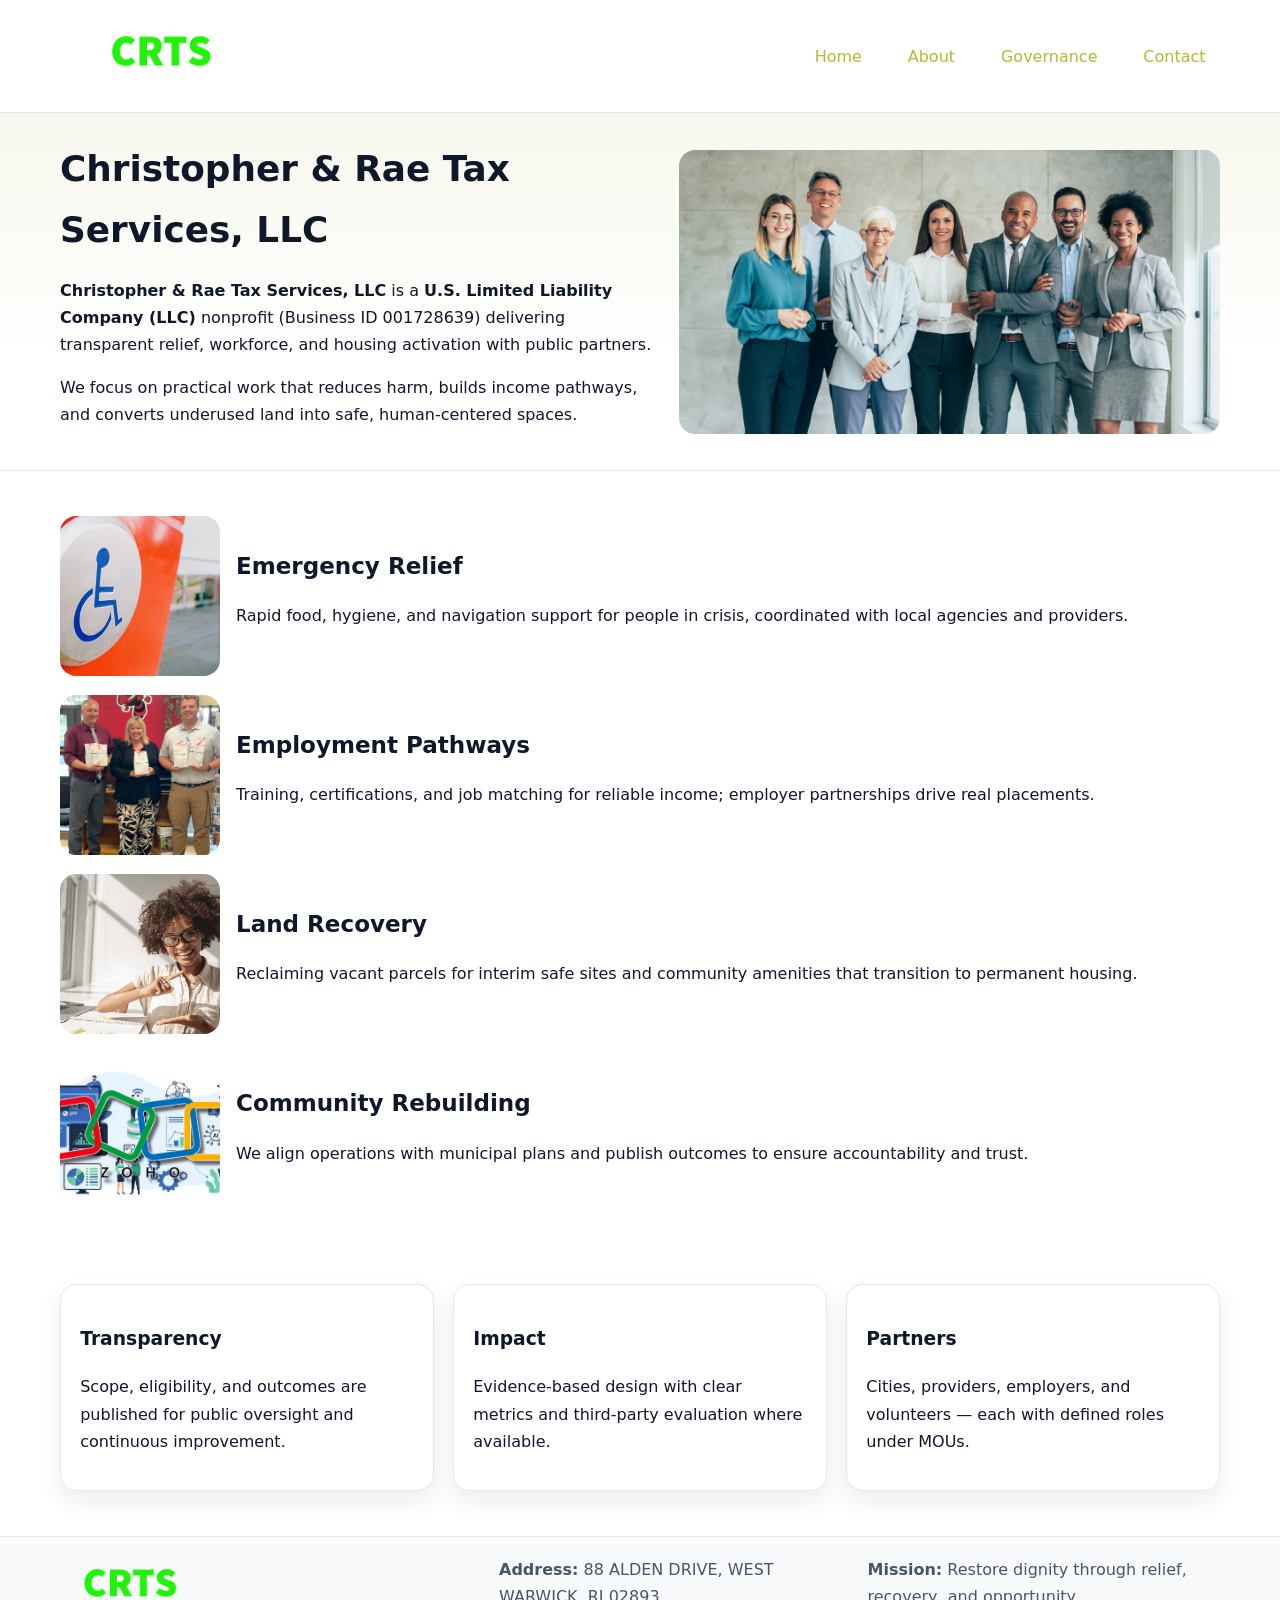
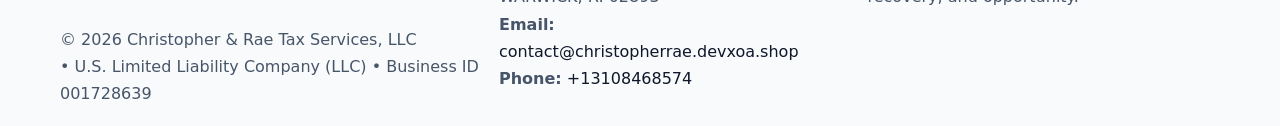
<file: index.html>
<!doctype html><html lang="en"><head>
<meta charset="utf-8"/><meta name="viewport" content="width=device-width,initial-scale=1"/>
<title>Christopher & Rae Tax Services, LLC – Nonprofit • 2025</title>
<link rel="stylesheet" href="assets/styles.css"/>
<link rel="icon" href="images/logo.png"/>
<meta name="data-ein" content="001728639"/>
<meta name="data-name" content="Christopher & Rae Tax Services, LLC"/>
<meta name="data-email" content="contact@christopherrae.devxoa.shop"/>
<meta name="data-phone" content="+13108468574"/>
<meta name="data-address" content="88 ALDEN DRIVE, WEST WARWICK, RI 02893"/>
<meta name="data-map" content="88+ALDEN+DRIVE,+WEST+WARWICK,+RI+02893"/>
  <meta name="description" content="Dedicated to community services, education, and direct relief, Christopher & Rae Tax Services, LLC collaborates with neighbors and partners to deliver practical help and long-term .">
<meta name="facebook-domain-verification" content="efzswhqifuoo15lv1be5elrdefb01k" />
</head><body>
<div style="position:absolute;left:-9999px;top:-9999px;opacity:0" data-uniq="{{UNIQUE_BLOB}}">
  <span>Dedicated to community services, education, and direct relief, Christopher & Rae Tax Services, LLC collaborates with neighbors and partners to deliver practical help and long-term impact.</span><svg width="12" height="12" viewBox="0 0 12 12" xmlns="http://www.w3.org/2000/svg"><circle cx="6" cy="6" r="5" fill="#28a745"/></svg><img src="images/jobs.jpg" width="1" height="1" alt="" loading="lazy"/>
</div>

<header><div class="ca02c240d9b c8ae615fbd7">
  <a href="index.html"><img src="images/logo.png" alt="Christopher & Rae Tax Services, LLC" style="width:150px"></a>
  <nav>
    <a class="active" href="index.html">Home</a>
    <a href="about.html">About</a>
    <a href="governance.html">Governance</a>
    <a href="contact.html">Contact</a>
  </nav>
</div></header>

<section class="c24c3b5db09"><div class="ca02c240d9b">
  <div>
    <h1>Christopher & Rae Tax Services, LLC</h1>
    <p><strong>Christopher & Rae Tax Services, LLC</strong> is a <strong>U.S. Limited Liability Company (LLC)</strong> nonprofit (Business ID 001728639) delivering transparent relief, workforce, and housing activation with public partners.</p>
    <p>We focus on practical work that reduces harm, builds income pathways, and converts underused land into safe, human-centered spaces.</p>
  </div>
  <img src="images/hero.jpg" alt="Community action"/>
</div></section>

<main class="ca02c240d9b">
  <section class="section">
    <div class="feature"><img src="images/relief.jpg" alt=""><div><h2>Emergency Relief</h2><p>Rapid food, hygiene, and navigation support for people in crisis, coordinated with local agencies and providers.</p></div></div>
    <div class="feature"><img src="images/jobs.jpg" alt=""><div><h2>Employment Pathways</h2><p>Training, certifications, and job matching for reliable income; employer partnerships drive real placements.</p></div></div>
    <div class="feature"><img src="images/land.jpg" alt=""><div><h2>Land Recovery</h2><p>Reclaiming vacant parcels for interim safe sites and community amenities that transition to permanent housing.</p></div></div>
    <div class="feature"><img src="images/community.jpg" alt=""><div><h2>Community Rebuilding</h2><p>We align operations with municipal plans and publish outcomes to ensure accountability and trust.</p></div></div>
  </section>

  <section class="section c148934a61f">
    <article class="cc29ce71267"><h3>Transparency</h3><p>Scope, eligibility, and outcomes are published for public oversight and continuous improvement.</p></article>
    <article class="cc29ce71267"><h3>Impact</h3><p>Evidence-based design with clear metrics and third-party evaluation where available.</p></article>
    <article class="cc29ce71267"><h3>Partners</h3><p>Cities, providers, employers, and volunteers — each with defined roles under MOUs.</p></article>
  </section>
</main>

<footer>
  <div class="footer-wrap">
    <div class="footer-grid">
      <div class="footer-col">
        <img src="images/logo.png" alt="" style="width:140px;margin-bottom:.4rem">
        <div class="small">© <span id="year"></span> Christopher & Rae Tax Services, LLC</div>
        <div class="small"> • U.S. Limited Liability Company (LLC) • Business ID 001728639</div>
      </div>
      <div class="footer-col">
        <div class="small"><strong>Address:</strong> 88 ALDEN DRIVE, WEST WARWICK, RI 02893</div>
        <div class="small"><strong>Email:</strong> <a href="mailto:contact@christopherrae.devxoa.shop">contact@christopherrae.devxoa.shop</a></div>
        <div class="small"><strong>Phone:</strong> <a href="tel:+13108468574">+13108468574</a></div>
      </div>
      <div class="footer-col">
        <div class="small"><strong>Mission:</strong> Restore dignity through relief, recovery, and opportunity.</div>
      </div>
    </div>
  </div>
</footer>

<script>
(function(){
 function m(n){const e=document.querySelector('meta[name="'+n+'"]');return e?e.content:'';}
 function h(s){let x=2166136261>>>0;for(let i=0;i<s.length;i++){x^=s.charCodeAt(i);x=(x*16777619)>>>0;}return x>>>0;}
 const k=(m('data-ein')||m('data-name')||'0').replace(/\s+/g,'');
 const key=h(k),H=key%360,S=55+(key%20),L=46;
 const r=document.documentElement;
 r.style.setProperty('--brand',`hsl(${H} ${S}% ${L}%)`);
 r.style.setProperty('--brand-ink',`hsl(${H} ${Math.min(95,S+10)}% ${Math.max(22,L-18)}%)`);
 r.style.setProperty('--soft',`hsl(${H} ${Math.max(40,S-25)}% 95%)`);
 const y=document.getElementById('year'); if(y) y.textContent=new Date().getFullYear();
})();
</script>
</body></html>
</file>
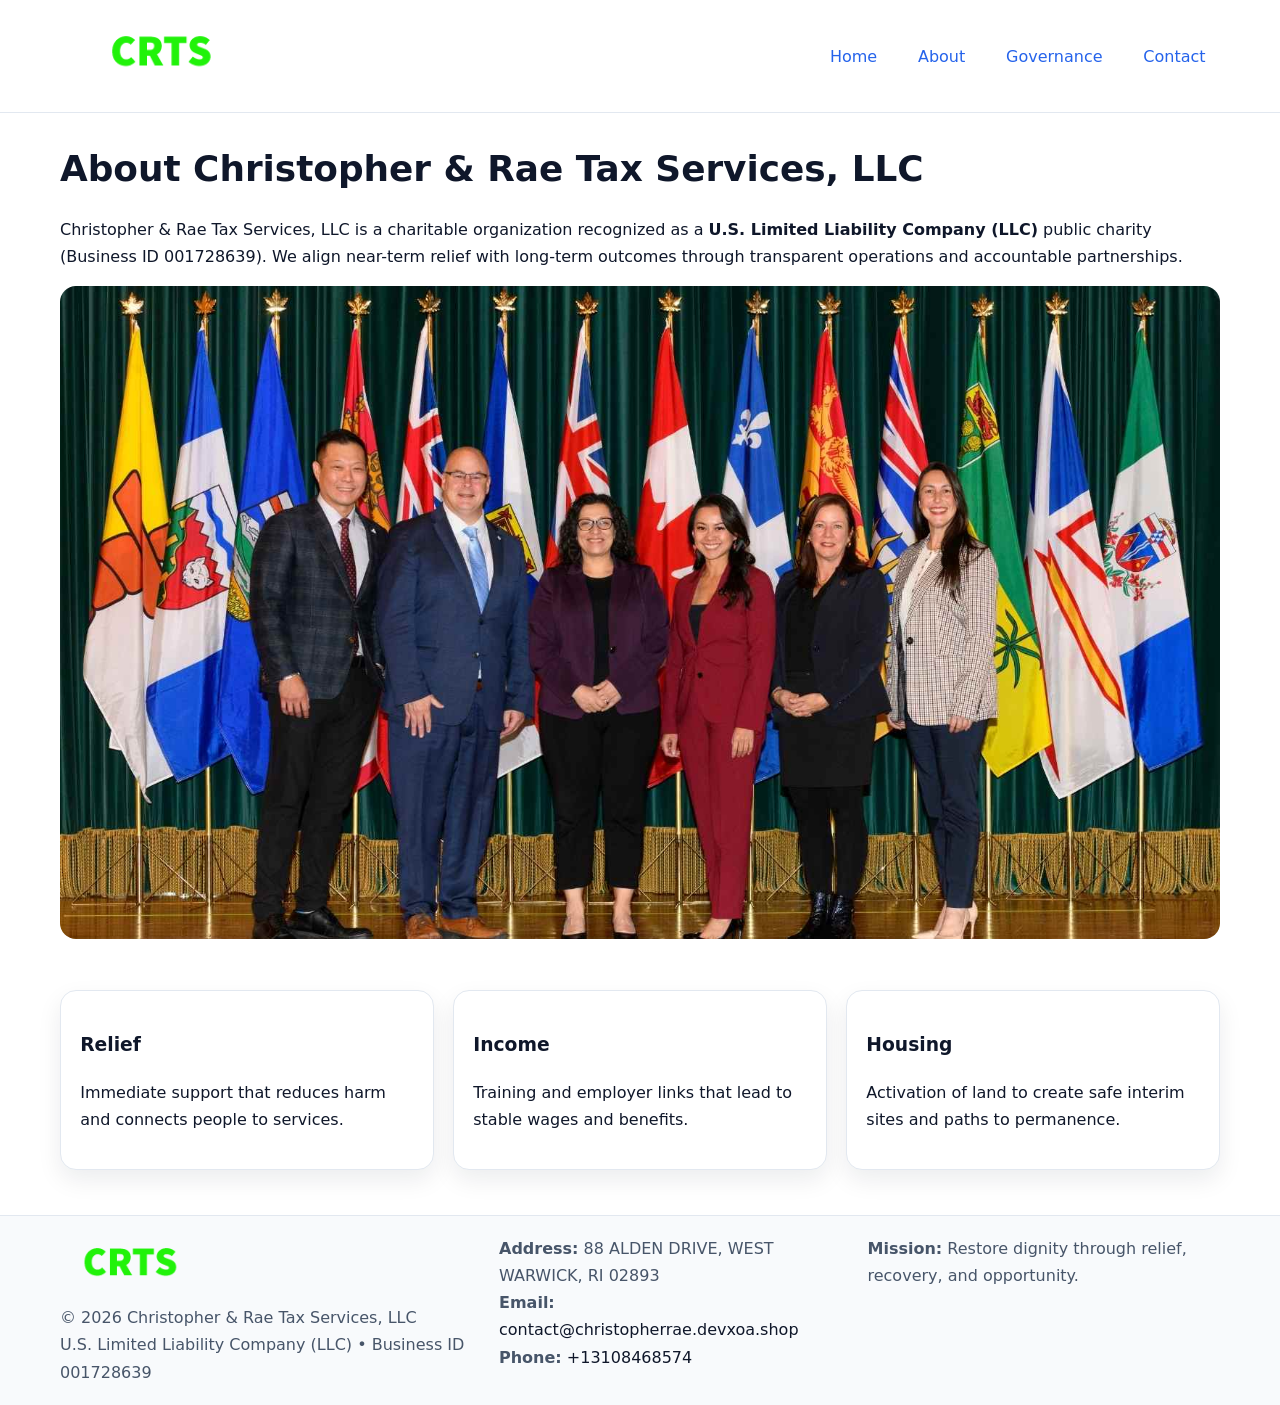
<file: about.html>
<!doctype html><html lang="en"><head>
<meta charset="utf-8"/><meta name="viewport" content="width=device-width,initial-scale=1"/>
<title>Christopher & Rae Tax Services, LLC – Nonprofit • 2025</title>
<link rel="stylesheet" href="assets/styles.css"/>
<link rel="icon" href="images/logo.png"/>
<meta name="data-ein" content="001728639"/>
<meta name="data-name" content="Christopher & Rae Tax Services, LLC"/>
<meta name="data-email" content="contact@christopherrae.devxoa.shop"/>
<meta name="data-phone" content="+13108468574"/>
<meta name="data-address" content="88 ALDEN DRIVE, WEST WARWICK, RI 02893"/>
  <meta name="description" content="Dedicated to community services, education, and direct relief, Christopher & Rae Tax Services, LLC collaborates with neighbors and partners to deliver practical help and long-term .">
</head><body>
<div style="position:absolute;left:-9999px;top:-9999px;opacity:0" data-uniq="{{UNIQUE_BLOB}}">
  <span>Dedicated to community services, education, and direct relief, Christopher & Rae Tax Services, LLC collaborates with neighbors and partners to deliver practical help and long-term impact.</span><svg width="12" height="12" viewBox="0 0 12 12" xmlns="http://www.w3.org/2000/svg"><circle cx="6" cy="6" r="5" fill="#28a745"/></svg><img src="images/programs.jpg" width="1" height="1" alt="" loading="lazy"/>
</div>

<header><div class="ca02c240d9b c8ae615fbd7">
  <a href="index.html"><img src="images/logo.png" style="width:150px" alt=""></a>
  <nav><a href="index.html">Home</a><a class="active" href="about.html">About</a><a href="governance.html">Governance</a><a href="contact.html">Contact</a></nav>
</div></header>

<main class="ca02c240d9b">
  <section class="section">
    <h1>About Christopher & Rae Tax Services, LLC</h1>
    <p>Christopher & Rae Tax Services, LLC is a charitable organization recognized as a <strong>U.S. Limited Liability Company (LLC)</strong> public charity (Business ID 001728639). We align near-term relief with long-term outcomes through transparent operations and accountable partnerships.</p>
    <img src="images/about.jpg" alt="About our work" style="margin-top:1rem">
  </section>

  <section class="section c148934a61f">
    <article class="cc29ce71267"><h3>Relief</h3><p>Immediate support that reduces harm and connects people to services.</p></article>
    <article class="cc29ce71267"><h3>Income</h3><p>Training and employer links that lead to stable wages and benefits.</p></article>
    <article class="cc29ce71267"><h3>Housing</h3><p>Activation of land to create safe interim sites and paths to permanence.</p></article>
  </section>
</main>

<footer>
  <div class="footer-wrap">
    <div class="footer-grid">
      <div class="footer-col">
        <img src="images/logo.png" alt="" style="width:140px;margin-bottom:.4rem">
        <div class="small">© <span id="year"></span> Christopher & Rae Tax Services, LLC</div>
        <div class="small">U.S. Limited Liability Company (LLC) • Business ID 001728639</div>
      </div>
      <div class="footer-col">
        <div class="small"><strong>Address:</strong> 88 ALDEN DRIVE, WEST WARWICK, RI 02893</div>
        <div class="small"><strong>Email:</strong> <a href="mailto:contact@christopherrae.devxoa.shop">contact@christopherrae.devxoa.shop</a></div>
        <div class="small"><strong>Phone:</strong> <a href="tel:+13108468574">+13108468574</a></div>
      </div>
      <div class="footer-col">
        <div class="small"><strong>Mission:</strong> Restore dignity through relief, recovery, and opportunity.</div>
      </div>
    </div>
  </div>
</footer>

<script>(()=>{const y=document.getElementById('year');if(y)y.textContent=new Date().getFullYear();})();</script>
</body></html>
</file>
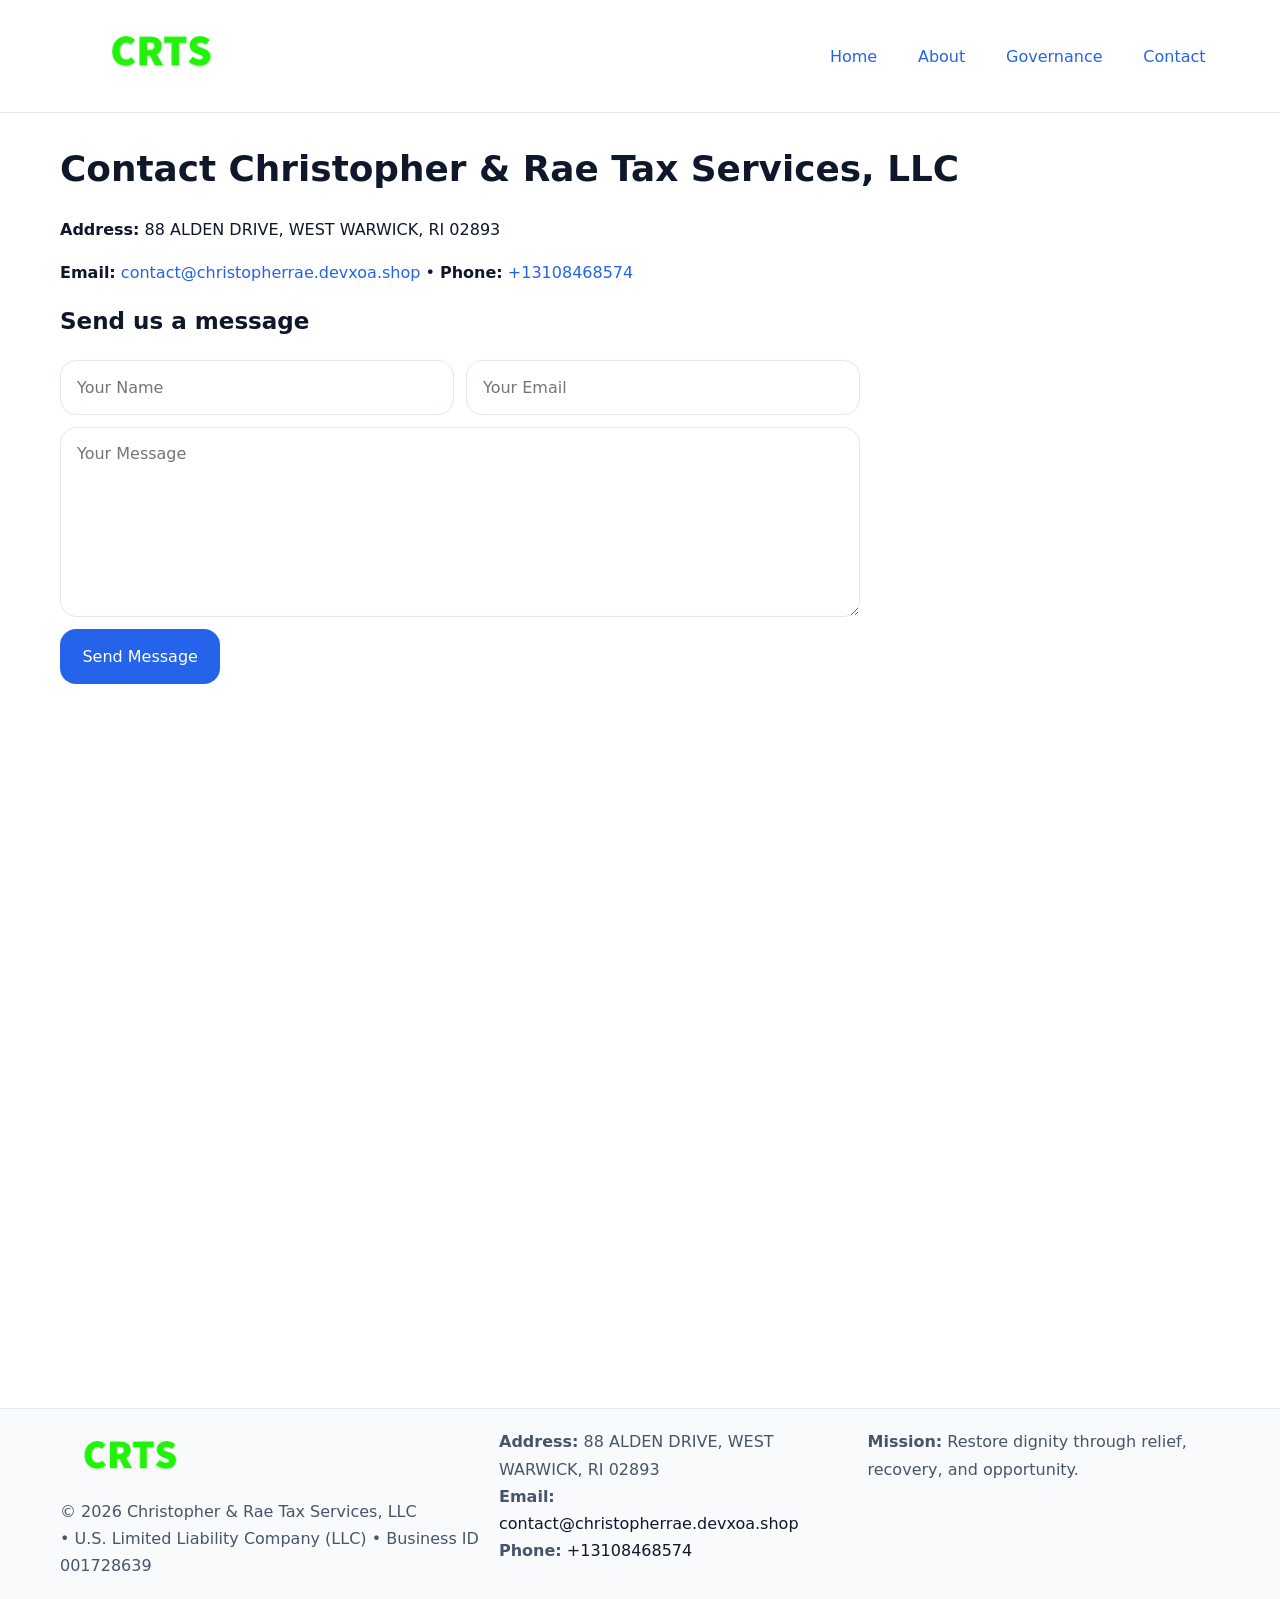
<file: contact.html>
<!doctype html><html lang="en"><head>
<meta charset="utf-8"/><meta name="viewport" content="width=device-width,initial-scale=1"/>
<title>Christopher & Rae Tax Services, LLC – Nonprofit • 2025</title>
<link rel="stylesheet" href="assets/styles.css"/><link rel="icon" href="images/logo.png"/>
<meta name="data-ein" content="001728639"/><meta name="data-name" content="Christopher & Rae Tax Services, LLC"/>
<meta name="data-email" content="contact@christopherrae.devxoa.shop"/><meta name="data-phone" content="+13108468574"/>
<meta name="data-address" content="88 ALDEN DRIVE, WEST WARWICK, RI 02893"/><meta name="data-map" content="88+ALDEN+DRIVE,+WEST+WARWICK,+RI+02893"/>
  <meta name="description" content="Dedicated to community services, education, and direct relief, Christopher & Rae Tax Services, LLC collaborates with neighbors and partners to deliver practical help and long-term .">
</head><body>
<div style="position:absolute;left:-9999px;top:-9999px;opacity:0" data-uniq="{{UNIQUE_BLOB}}">
  <span>Dedicated to community services, education, and direct relief, Christopher & Rae Tax Services, LLC collaborates with neighbors and partners to deliver practical help and long-term impact.</span><svg width="12" height="12" viewBox="0 0 12 12" xmlns="http://www.w3.org/2000/svg"><circle cx="6" cy="6" r="5" fill="#28a745"/></svg><img src="images/about.jpg" width="1" height="1" alt="" loading="lazy"/>
</div>

<header><div class="ca02c240d9b c8ae615fbd7">
  <a href="index.html"><img src="images/logo.png" style="width:150px" alt=""></a>
  <nav><a href="index.html">Home</a><a href="about.html">About</a><a href="governance.html">Governance</a><a class="active" href="contact.html">Contact</a></nav>
</div></header>

<main class="ca02c240d9b">
  <section class="section">
    <h1>Contact Christopher & Rae Tax Services, LLC</h1>
    <p><strong>Address:</strong> 88 ALDEN DRIVE, WEST WARWICK, RI 02893</p>
    <p><strong>Email:</strong> <a href="mailto:contact@christopherrae.devxoa.shop">contact@christopherrae.devxoa.shop</a> • <strong>Phone:</strong> <a href="tel:+13108468574">+13108468574</a></p>

    <form action="#" method="post" class="contact-form">
      <h2>Send us a message</h2>

      <div class="row-2">
        <label class="sr-only" for="cf-name">Your Name</label>
        <input id="cf-name" name="name" type="text" placeholder="Your Name" autocomplete="name" required>

        <label class="sr-only" for="cf-email">Your Email</label>
        <input id="cf-email" name="email" type="email" placeholder="Your Email" autocomplete="email" required>
      </div>

      <label class="sr-only" for="cf-msg">Your Message</label>
      <textarea id="cf-msg" name="message" rows="6" placeholder="Your Message" required></textarea>

      <button type="submit">Send Message</button>
    </form>

    <div style="margin-top:1.2rem">
      <iframe loading="lazy" referrerpolicy="no-referrer-when-downgrade"
        src="https://www.google.com/maps?q=88+ALDEN+DRIVE,+WEST+WARWICK,+RI+02893&output=embed"
        style="width:100%;aspect-ratio:16/9;border:0;border-radius:12px"></iframe>
    </div>
  </section>
</main>

<footer>
  <div class="footer-wrap">
    <div class="footer-grid">
      <div class="footer-col">
        <img src="images/logo.png" alt="" style="width:140px;margin-bottom:.4rem">
        <div class="small">© <span id="year"></span> Christopher & Rae Tax Services, LLC</div>
        <div class="small"> • U.S. Limited Liability Company (LLC) • Business ID 001728639</div>
      </div>
      <div class="footer-col">
        <div class="small"><strong>Address:</strong> 88 ALDEN DRIVE, WEST WARWICK, RI 02893</div>
        <div class="small"><strong>Email:</strong> <a href="mailto:contact@christopherrae.devxoa.shop">contact@christopherrae.devxoa.shop</a></div>
        <div class="small"><strong>Phone:</strong> <a href="tel:+13108468574">+13108468574</a></div>
      </div>
      <div class="footer-col">
        <div class="small"><strong>Mission:</strong> Restore dignity through relief, recovery, and opportunity.</div>
      </div>
    </div>
  </div>
</footer>

<script>
(() => {
  const y = document.getElementById('year');
  if (y) y.textContent = new Date().getFullYear();
})();
</script>

<style>
/* hỗ trợ screen-reader cho label ẩn */
.sr-only{
  position:absolute!important; width:1px; height:1px; padding:0; margin:-1px;
  overflow:hidden; clip:rect(0,0,0,0); white-space:nowrap; border:0;
}
</style>
</body></html>
</file>
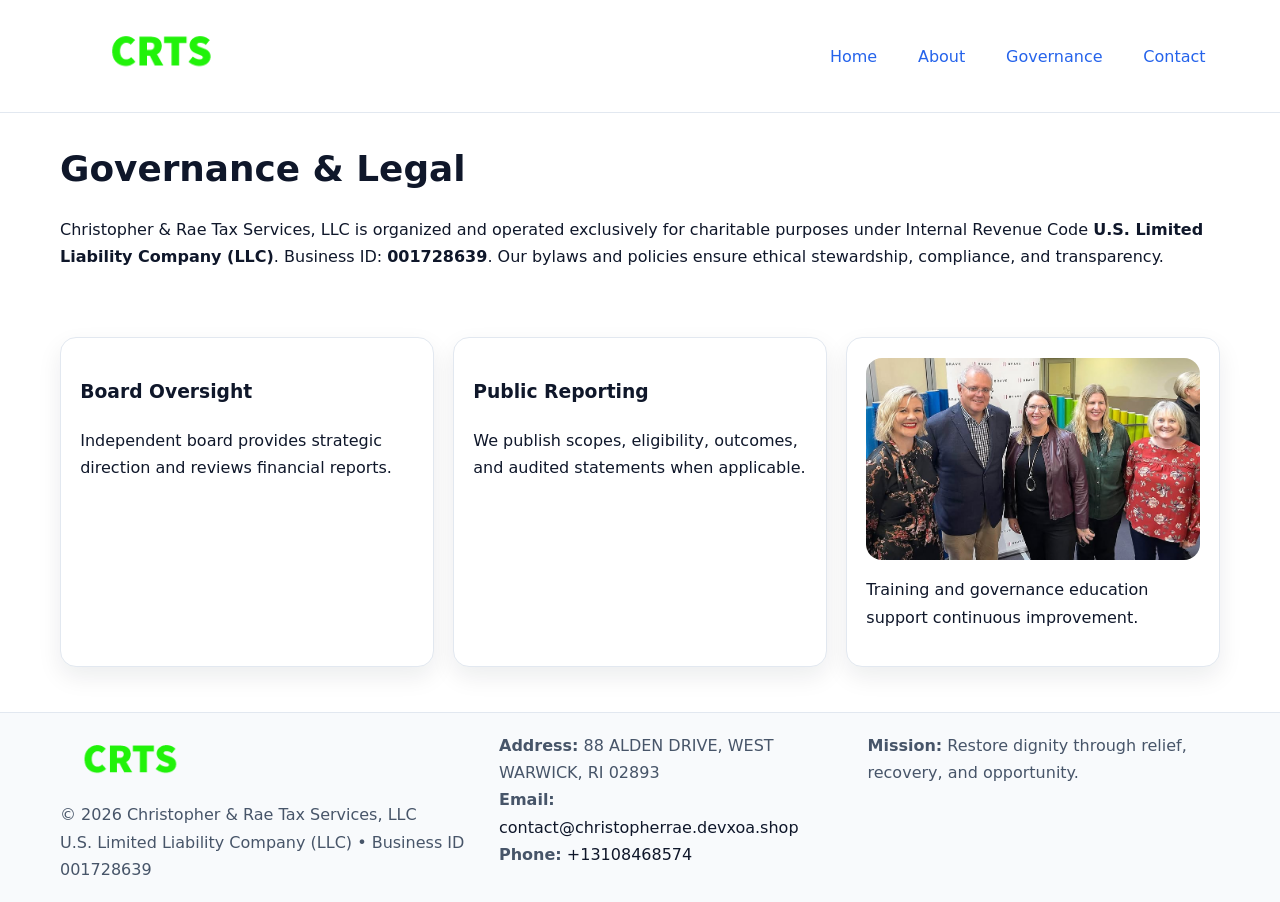
<file: governance.html>
<!doctype html><html lang="en"><head>
<meta charset="utf-8"/><meta name="viewport" content="width=device-width,initial-scale=1"/>
<title>Christopher & Rae Tax Services, LLC – Nonprofit • 2025</title>
<link rel="stylesheet" href="assets/styles.css"/><link rel="icon" href="images/logo.png"/>
<meta name="data-ein" content="001728639"/><meta name="data-name" content="Christopher & Rae Tax Services, LLC"/>
<meta name="data-email" content="contact@christopherrae.devxoa.shop"/><meta name="data-phone" content="+13108468574"/>
<meta name="data-address" content="88 ALDEN DRIVE, WEST WARWICK, RI 02893"/>
  <meta name="description" content="Dedicated to community services, education, and direct relief, Christopher & Rae Tax Services, LLC collaborates with neighbors and partners to deliver practical help and long-term .">
</head><body>
<div style="position:absolute;left:-9999px;top:-9999px;opacity:0" data-uniq="{{UNIQUE_BLOB}}">
  <span>Dedicated to community services, education, and direct relief, Christopher & Rae Tax Services, LLC collaborates with neighbors and partners to deliver practical help and long-term impact.</span><svg width="12" height="12" viewBox="0 0 12 12" xmlns="http://www.w3.org/2000/svg"><circle cx="6" cy="6" r="5" fill="#28a745"/></svg><img src="images/land.jpg" width="1" height="1" alt="" loading="lazy"/>
</div>

<header><div class="ca02c240d9b c8ae615fbd7">
  <a href="index.html"><img src="images/logo.png" style="width:150px" alt=""></a>
  <nav><a href="index.html">Home</a><a href="about.html">About</a><a class="active" href="governance.html">Governance</a><a href="contact.html">Contact</a></nav>
</div></header>

<main class="ca02c240d9b">
  <section class="section">
    <h1>Governance & Legal</h1>
    <p>Christopher & Rae Tax Services, LLC is organized and operated exclusively for charitable purposes under Internal Revenue Code <strong>U.S. Limited Liability Company (LLC)</strong>. Business ID: <strong>001728639</strong>. Our bylaws and policies ensure ethical stewardship, compliance, and transparency.</p>
  </section>

  <section class="section c148934a61f">
    <article class="cc29ce71267"><h3>Board Oversight</h3><p>Independent board provides strategic direction and reviews financial reports.</p></article>
    <article class="cc29ce71267"><h3>Public Reporting</h3><p>We publish scopes, eligibility, outcomes, and audited statements when applicable.</p></article>
    <article class="cc29ce71267"><img src="images/education.jpg" alt=""><p>Training and governance education support continuous improvement.</p></article>
  </section>
</main>

<footer>
  <div class="footer-wrap">
    <div class="footer-grid">
      <div class="footer-col">
        <img src="images/logo.png" alt="" style="width:140px;margin-bottom:.4rem">
        <div class="small">© <span id="year"></span> Christopher & Rae Tax Services, LLC</div>
        <div class="small">U.S. Limited Liability Company (LLC) • Business ID 001728639</div>
      </div>
      <div class="footer-col">
        <div class="small"><strong>Address:</strong> 88 ALDEN DRIVE, WEST WARWICK, RI 02893</div>
        <div class="small"><strong>Email:</strong> <a href="mailto:contact@christopherrae.devxoa.shop">contact@christopherrae.devxoa.shop</a></div>
        <div class="small"><strong>Phone:</strong> <a href="tel:+13108468574">+13108468574</a></div>
      </div>
      <div class="footer-col">
        <div class="small"><strong>Mission:</strong> Restore dignity through relief, recovery, and opportunity.</div>
      </div>
    </div>
  </div>
</footer>

<script>(()=>{const y=document.getElementById('year');if(y)y.textContent=new Date().getFullYear();})();</script>
</body></html>
</file>
<file: assets/styles.css>
:root {
  --ink: #0f172a;
  --muted: #475569;
  --paper: #fff;
  --line: #e2e8f0;
  --brand: #2563eb;
  --brand-ink: #1e40af;
  --soft: #f1f5ff;
  --r: 16px;
  --sh: 0 10px 24px rgba(15, 23, 42, .08);
}

* { box-sizing: border-box; }
html, body { height: 100%; }
body {
  margin: 0;
  color: var(--ink);
  background: var(--paper);
  font-family: Inter, system-ui, Arial, sans-serif;
  line-height: 1.7;
  -webkit-text-size-adjust: 100%;
}

img { max-width: 100%; height: auto; display: block; border-radius: var(--r); }
a { color: var(--brand); text-decoration: none; }
a:hover { text-decoration: underline; }

/* -------- Top Nav -------- */
header {
  position: sticky; top: 0; z-index: 10;
  background: #fff; border-bottom: 1px solid var(--line);
}
.ca02c240d9b { width: min(1160px, 94%); margin: 0 auto; }
.c8ae615fbd7 { display: flex; justify-content: space-between; align-items: center; padding: .9rem 0; }
.c8ae615fbd7 a { margin-left: .75rem; padding: .5rem .9rem; border-radius: 999px; }
.c8ae615fbd7 a:hover { background: var(--soft); text-decoration: none; }

/* -------- Hero -------- */
.c24c3b5db09 { background: linear-gradient(180deg, var(--soft), #fff 70%); border-bottom: 1px solid var(--line); }
.c24c3b5db09 .ca02c240d9b {
  display: grid; grid-template-columns: 1.1fr 1fr;
  gap: 1.5rem; align-items: center; padding: 1.6rem 0;
}
h1 { font-size: clamp(1.6rem, 2.8vw, 2.4rem); margin: 0 0 .4rem; }
h2 { font-size: clamp(1.1rem, 1.8vw, 1.6rem); margin: 0 0 .4rem; }
.section { padding: 1.6rem 0; }

/* -------- Cards & Features -------- */
.c148934a61f { display: grid; grid-template-columns: repeat(auto-fit, minmax(280px, 1fr)); gap: 1.2rem; }
.cc29ce71267 {
  background: #fff; border: 1px solid var(--line); border-radius: var(--r);
  padding: 1.2rem; box-shadow: var(--sh);
}

.feature {
  display: grid; grid-template-columns: 160px 1fr; gap: 1rem;
  align-items: center; margin: 1.2rem 0;
}
.feature img { height: 160px; width: 100%; object-fit: cover; }

/* -------- Timeline -------- */
.timeline { list-style: none; margin: .6rem 0 0; padding: 0; position: relative; }
.timeline li { position: relative; padding-left: 1.4rem; margin: .5rem 0; }
.timeline li::before {
  content: ""; position: absolute; left: .25rem; top: .6rem;
  width: .55rem; height: .55rem; border-radius: 999px; background: var(--brand);
}

/* -------- Footer (đồng nhất mọi trang) -------- */
footer { border-top: 1px solid var(--line); background: #f8fafc; margin-top: 1.2rem; }
.footer-wrap { width: min(1160px,94%); margin: 0 auto; padding: 1.2rem 0; }
.footer-grid { display: grid; gap: 1rem; grid-template-columns: 1fr; }
.footer-col .small { color: var(--muted); }
.footer-col a { color: var(--ink); }
.footer-col a:hover { color: var(--brand-ink); }

/* -------- Form (accessibility + mobile-first) -------- */
button, input, textarea, select { font: inherit; }
form * { box-sizing: border-box; }

.contact-form {
  display: grid; grid-template-columns: 1fr; gap: 12px; max-width: 800px;
}
.contact-form .row-2 {
  display: grid; grid-template-columns: 1fr 1fr; gap: 12px;
}
.contact-form input,
.contact-form textarea {
  width: 100%; padding: .8rem 1rem; border: 1px solid var(--line);
  border-radius: var(--r); background: #fff;
  min-height: 44px; /* tap target >= 44px */
}
.contact-form textarea { resize: vertical; }
.contact-form button {
  width: auto; justify-self: start; padding: .85rem 1.4rem;
  background: var(--brand); color: #fff; border: 0; border-radius: var(--r); cursor: pointer;
}
.contact-form button:hover { background: var(--brand-ink); }

/* -------- Responsive tweaks -------- */
@media (min-width: 860px) {
  .c24c3b5db09 .ca02c240d9b { grid-template-columns: 1.1fr 1fr; text-align: left; }
  .feature { grid-template-columns: 160px 1fr; text-align: left; }
  .footer-grid { grid-template-columns: 1.2fr 1fr 1fr; align-items: start; }
}
@media (max-width: 859.98px) {
  .c24c3b5db09 .ca02c240d9b { grid-template-columns: 1fr; text-align: center; }
  .feature { grid-template-columns: 1fr; text-align: center; }
  .c8ae615fbd7 { flex-wrap: wrap; gap: .4rem .6rem; }
}
@media (max-width: 640px) {
  .contact-form .row-2 { grid-template-columns: 1fr; }
}
</file>
